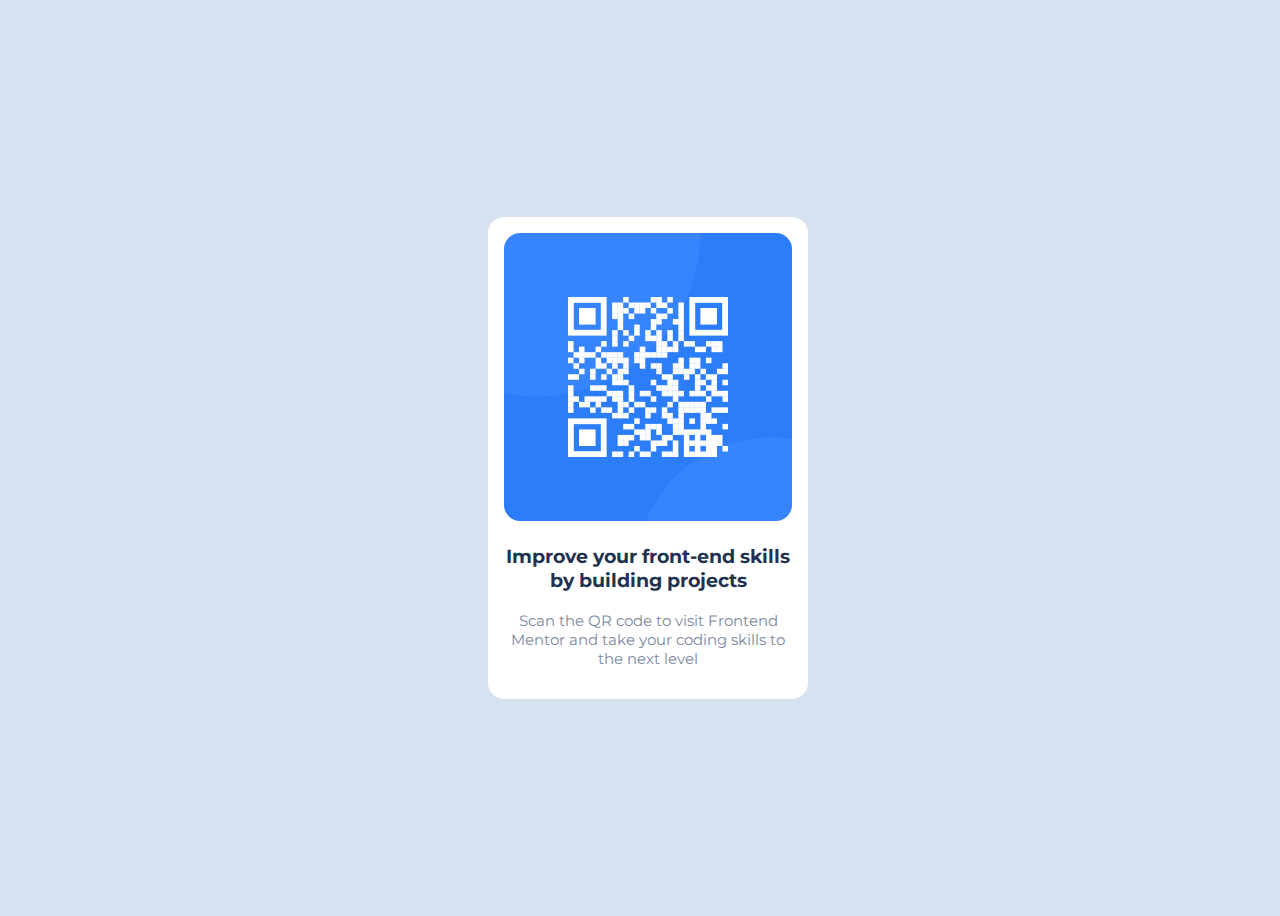
<file: frontend-mentor-01/index.html>
<!DOCTYPE html>
<html lang="en">
<head>
  <meta charset="UTF-8">
  <meta name="viewport" content="width=device-width, initial-scale=1.0"> <!-- displays site properly based on user's device -->

  <link rel="icon" type="image/png" sizes="32x32" href="./images/favicon-32x32.png">
  
  <link rel="preconnect" href="https://fonts.googleapis.com"><link rel="preconnect" href="https://fonts.gstatic.com" crossorigin>
  <link href="https://fonts.googleapis.com/css2?family=Montserrat:wght@400;700&family=Outfit:wght@400;700&display=swap" rel="stylesheet">

  <title>Frontend Mentor | QR code component</title>
  <style>
    
    body{
      display: flex;
      flex-direction: column;
      width: 100%;
      height: 100vh;
      align-items: center;
      justify-content: center;
      font-family:'Montserrat', sans-serif;
      font-size: 15px;
      background: hsl(212, 45%, 89%);
    }

    main{
      width: 18rem;
      background: hsl(0, 0%, 100%);
      padding: 1rem;
      border-radius: 1rem;
      text-align: center;
    }
    
    img{
      width: 100%;
      border-radius: 1rem;
    }

    .title-el{
      font-weight: 700;
      font-size: 1.2rem;
      color: hsl(218, 44%, 22%);
    }

    .description-el{
      font-weight: 400;
      color: hsl(220, 15%, 55%);
    }

    /* For Desktop */
    @media (min-width: 1440px){
      body {
        background: hsl(212, 45%, 89%);
      }
      
    }

    /* For mobile */
    @media (max-width: 375px) and (min-width: 100px) {
      main{
        width: 70%;
      }
      .title-el{
        font-size: 1rem;
      }
      .description-el{
        font-size: 0.8rem;
      }
    }
  </style>
</head>
<body>

  <main>
    <img src="images/image-qr-code.png" alt="">
    <p class="title-el">Improve your front-end skills by building projects</p>
    <p class="description-el">Scan the QR code to visit Frontend Mentor and take your coding skills to the next level</p>
  </main>

  <!-- <div class="attribution">
    Challenge by <a href="https://www.frontendmentor.io?ref=challenge" target="_blank">Frontend Mentor</a>. 
    Coded by <a href="#">Your Name Here</a>. -->
  </div>
</body>
</html>
</file>
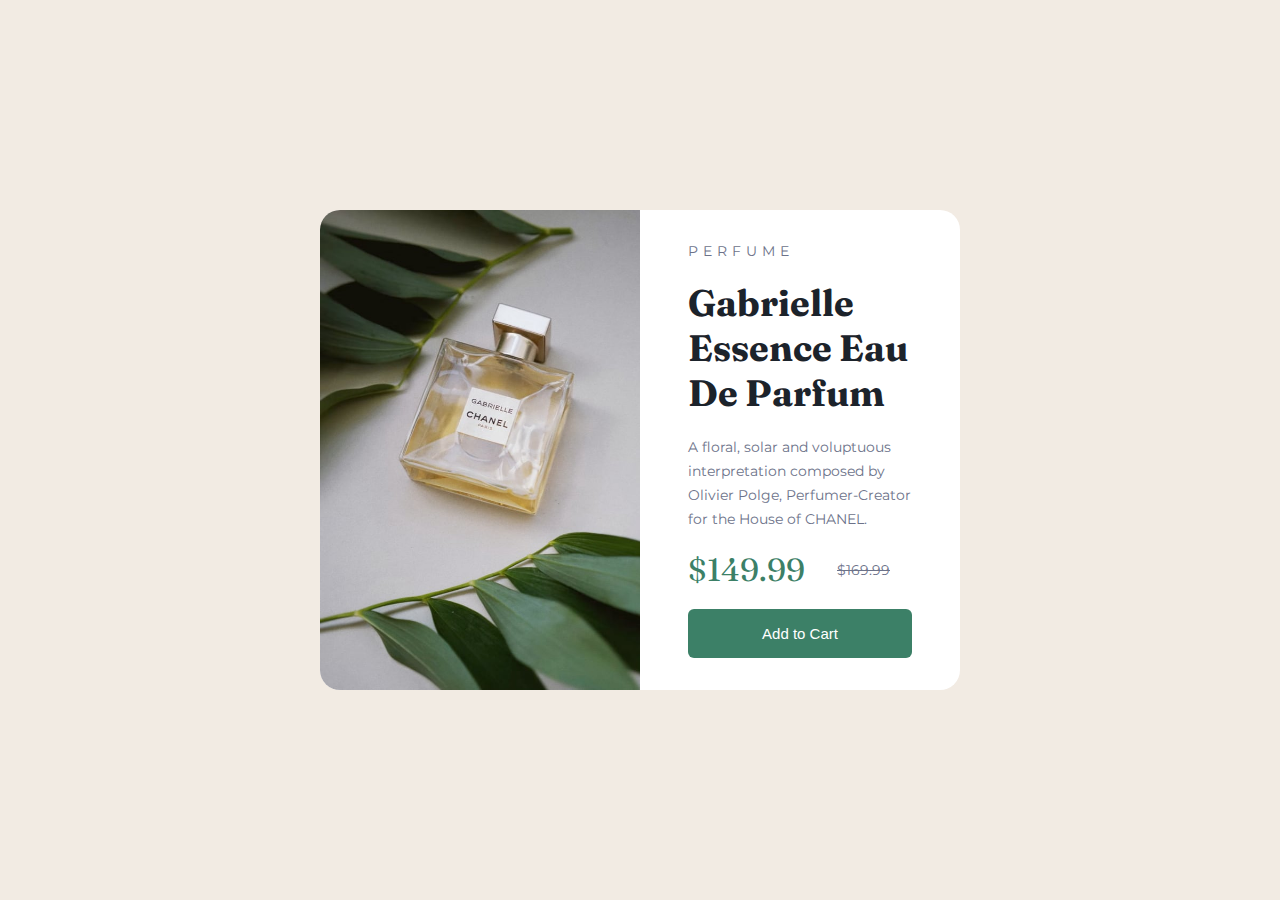
<file: frontend-mentor-02/index.html>
<!DOCTYPE html>
<html lang="en">
<head>
  <meta charset="UTF-8">
  <meta name="viewport" content="width=device-width, initial-scale=1.0"> <!-- displays site properly based on user's device -->

  <link rel="icon" type="image/png" sizes="32x32" href="./images/favicon-32x32.png">
  <link rel="stylesheet" href="style.css">
  <link rel="preconnect" href="https://fonts.googleapis.com">
  <link rel="stylesheet" href="https://cdnjs.cloudflare.com/ajax/libs/font-awesome/6.2.1/css/all.min.css" integrity="sha512-MV7K8+y+gLIBoVD59lQIYicR65iaqukzvf/nwasF0nqhPay5w/9lJmVM2hMDcnK1OnMGCdVK+iQrJ7lzPJQd1w==" crossorigin="anonymous" referrerpolicy="no-referrer" />

  <!-- font-family -->
  <link rel="preconnect" href="https://fonts.gstatic.com" crossorigin>
  <link href="https://fonts.googleapis.com/css2?family=Fraunces:opsz,wght@9..144,700&family=Montserrat:wght@500;700&display=swap" rel="stylesheet">

  <title>Frontend Mentor | Product preview card component</title>

</head>
<body>

    <div class="card">

      <img src="images/image-product-desktop.jpg" alt="">
      <div class="right-side">
        <p class="title-el">Perfume</p> 
      
        <h2>Gabrielle Essence Eau De Parfum</h2>
      
        <p class="description-el">A floral, solar and voluptuous interpretation composed by Olivier Polge, Perfumer-Creator for the House of CHANEL.</p> 
        
        <div class="prices">
          <p class="newPrice">$149.99</p>
          <p class="oldPrice">$169.99</p>
        </div>
        <button>
          <i class="fa-solid fa-cart-shopping"></i>
          Add to Cart
        </button>
      </div> 
    </div>
  
</body>
</html>
</file>
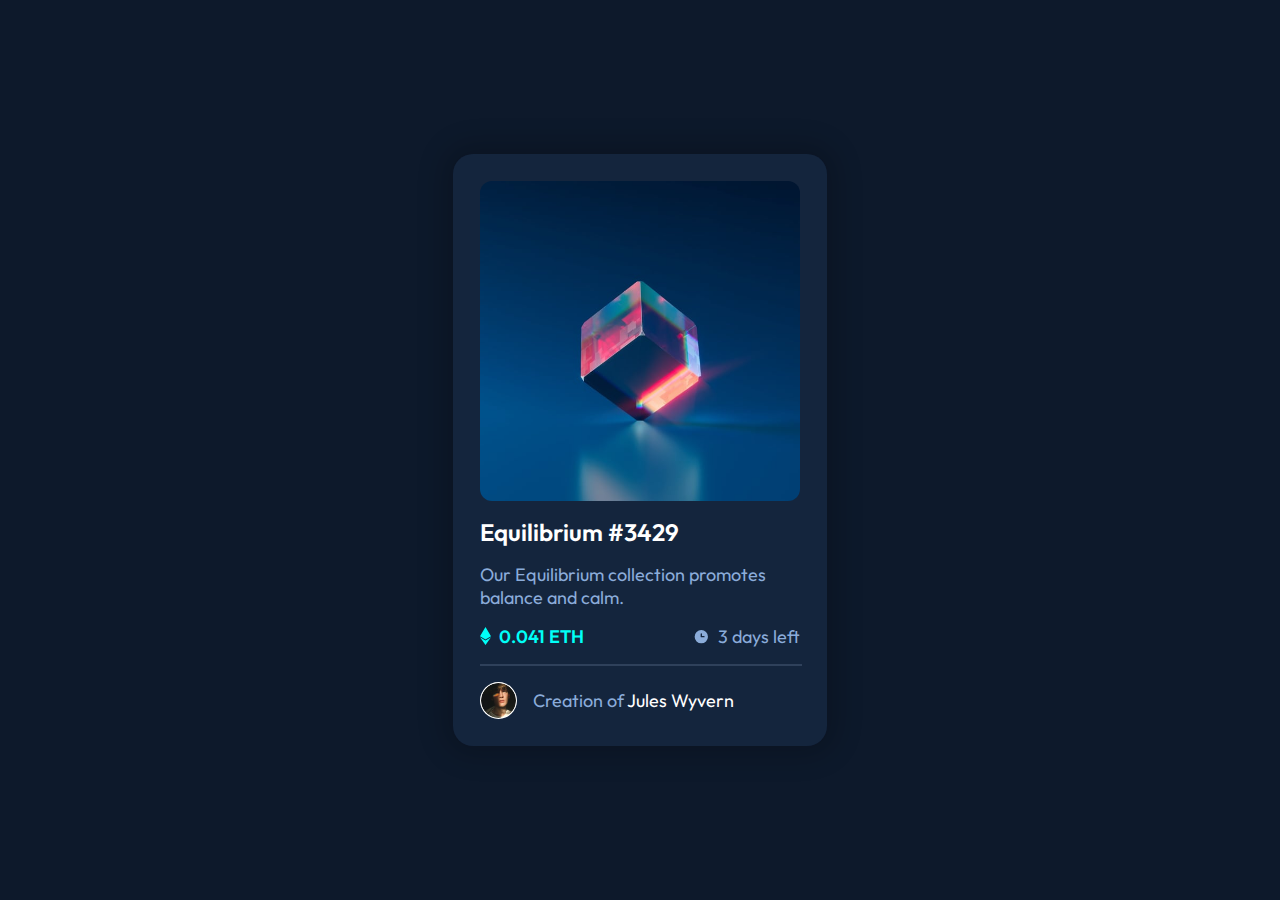
<file: frontend-mentor-03/index.html>
<!DOCTYPE html>
<html lang="en">
<head>
  <meta charset="UTF-8">
  <meta name="viewport" content="width=device-width, initial-scale=1.0"> <!-- displays site properly based on user's device -->

  <link rel="icon" type="image/png" sizes="32x32" href="./images/favicon-32x32.png">

  <link rel="stylesheet" href="style.css">

  <!-- font-family -->
  <link rel="preconnect" href="https://fonts.googleapis.com"><link rel="preconnect" href="https://fonts.gstatic.com" crossorigin><link href="https://fonts.googleapis.com/css2?family=Outfit:wght@300;400;600&display=swap" rel="stylesheet">
  
  <title>Frontend Mentor | NFT preview card component</title>

</head>
<body>
  <div class="card">
    
    <div class="nft-image">
      <img class="nft-art" src="images/image-equilibrium.jpg" alt="">
      <div class="image-overlay">
        <img src="images/icon-view.svg" alt="">
      </div>
    </div>
    
    <div class="nft-info">
      
      <p class="nft-number"><a href="#">Equilibrium #3429</a></p> 
      <p class="nft-description">Our Equilibrium collection promotes balance and calm.</p> 
    
      <div class="nft-price_time">
  
        <div class="nft-price">
          <img class="eth-icon" src="images/icon-ethereum.svg" alt="">
          <p>0.041 ETH</p> 
        </div>
        <div class="nft-time">
          <img class="clock-icon" src="images/icon-clock.svg" alt="">
          <p>3 days left</p> 
        </div>
        
      </div>

      <div class="border-line"></div>
      
      <div class="nft-owner">
        <img src="images/image-avatar.png" alt="">
        <p>Creation of <a href="#">Jules Wyvern</a></p>
      </div>
      
    </div>
    
  </div>



</body>
</html>
</file>
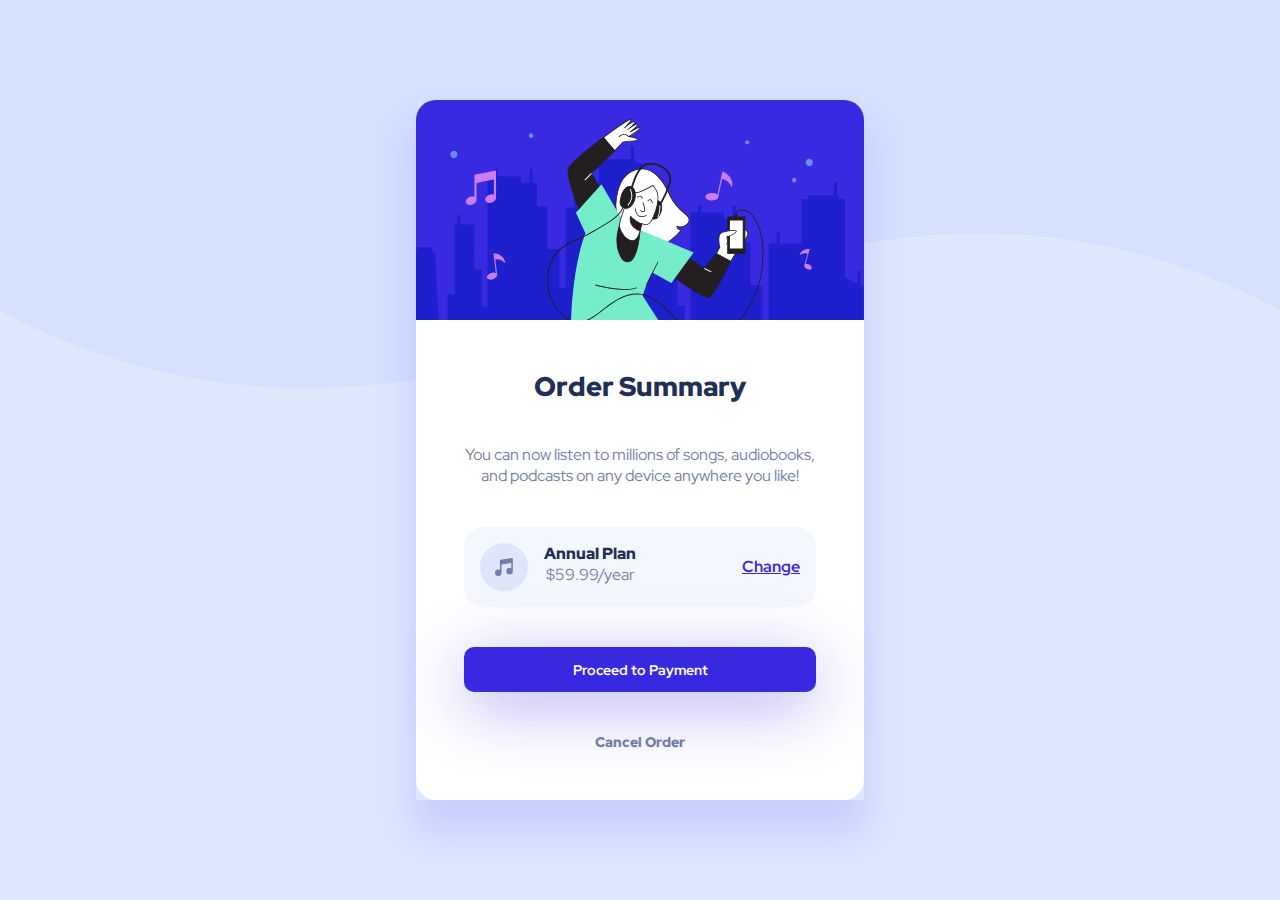
<file: frontend-mentor-04/index.html>
<!DOCTYPE html>
<html lang="en">
<head>
  <meta charset="UTF-8">
  <meta name="viewport" content="width=device-width, initial-scale=1.0"> <!-- displays site properly based on user's device -->

  <link rel="icon" type="image/png" sizes="32x32" href="./images/favicon-32x32.png">
  <link rel="stylesheet" href="style.css">

  <!-- font-family -->
  <link rel="preconnect" href="https://fonts.googleapis.com"><link rel="preconnect" href="https://fonts.gstatic.com" crossorigin>
  <link href="https://fonts.googleapis.com/css2?family=Red+Hat+Display:wght@500;700;900&display=swap" rel="stylesheet">
  
  <title>Frontend Mentor | Order summary card</title>

</head>
<body>

  <main>
  <div class="container">

    <img class="cover_image" src="images/illustration-hero.svg" alt="">
    <div class="info">
      <h2>Order Summary</h2>
    
      <p class="description">
        You can now listen to millions of songs, audiobooks, and podcasts on any 
        device anywhere you like!
      </p>
    
      <div class="package">
        
        <div class="package_left">
          <img src="images/icon-music.svg" alt="">
          <div class="plan">
            <p class="plan_name">Annual Plan</p> 
            <p class="plane_price">$59.99/year</p>
          </div>
        </div>
        <div class="package_right">
          <a href="#">Change</a> 
        </div>

      </div>
      <button>Proceed to Payment</button>
      <a class="cancel-btn" href="#">Cancel Order</a>
    </div>

  </div>
</main>
  
</body>
</html>
</file>
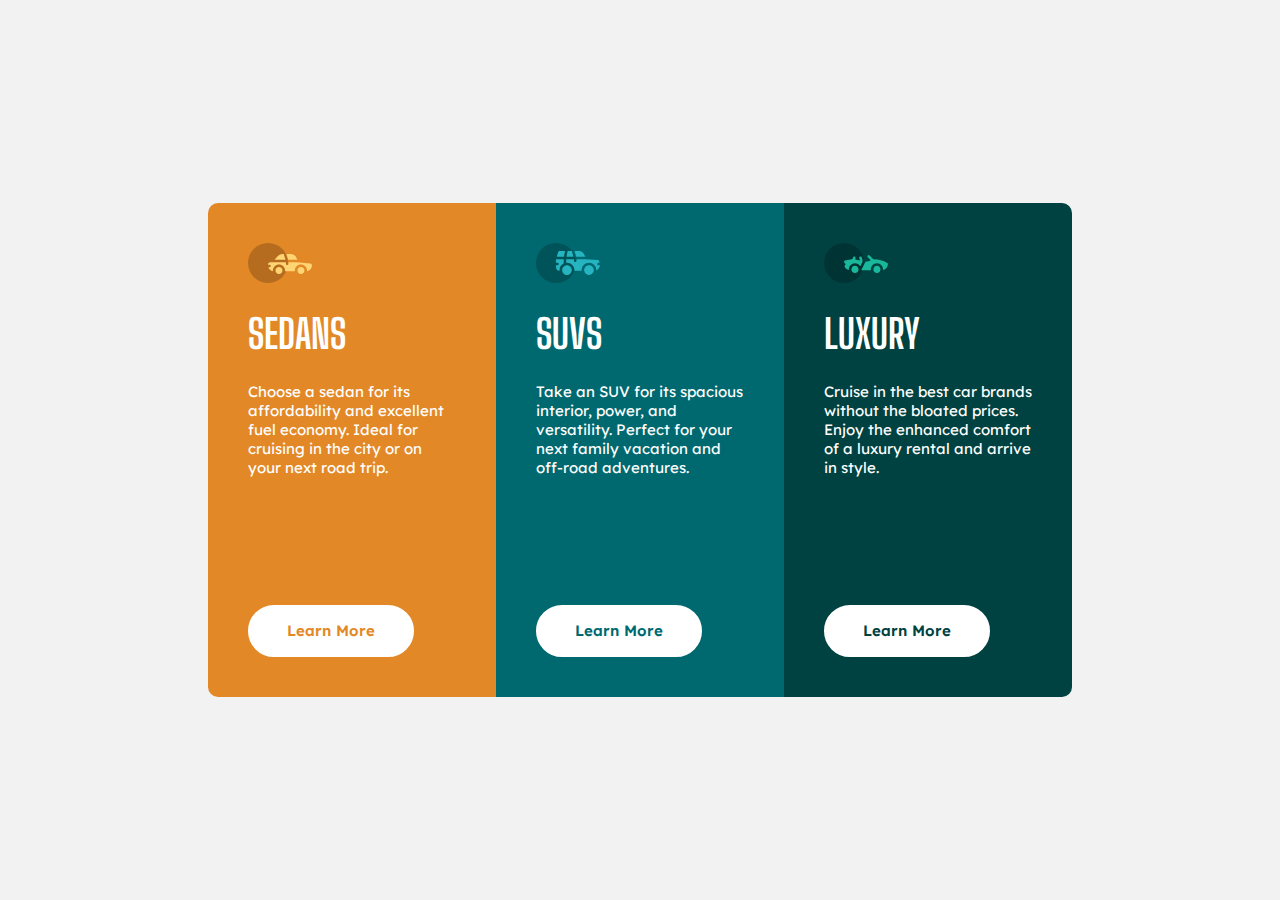
<file: frontend-mentor-05/index.html>
<!DOCTYPE html>
<html lang="en">
<head>
  <meta charset="UTF-8">
  <meta name="viewport" content="width=device-width, initial-scale=1.0"> <!-- displays site properly based on user's device -->

  <link rel="icon" type="image/png" sizes="32x32" href="./images/favicon-32x32.png">
  
  <title>Frontend Mentor | 3-column preview card component</title>

  <link rel="stylesheet" href="style.css">
</head>
<body>
  
  <div class="container">

    <div class="card1">
      <img src="images/icon-sedans.svg" alt="">
      <h1>Sedans</h1>
      <p>Choose a sedan for its affordability and excellent fuel economy. Ideal for cruising in the city 
        or on your next road trip.</p>
      <a href="#" class="btn btn1">Learn More</a>
    </div>

    <div class="card2">
      <img src="images/icon-suvs.svg" alt="">
      <h1>SUVs</h1>
      <p>Take an SUV for its spacious interior, power, and versatility. Perfect for your next family vacation 
        and off-road adventures.</p>
        <a href="#" class="btn btn2">Learn More</a>
    </div>
    
    <div class="card3">
      <img src="images/icon-luxury.svg" alt="">
      <h1>Luxury</h1>
      <p>Cruise in the best car brands without the bloated prices. Enjoy the enhanced comfort of a luxury 
        rental and arrive in style.</p>
        <a href="#" class="btn btn3">Learn More</a>
    </div>

  </div>

</body>
</html>
</file>
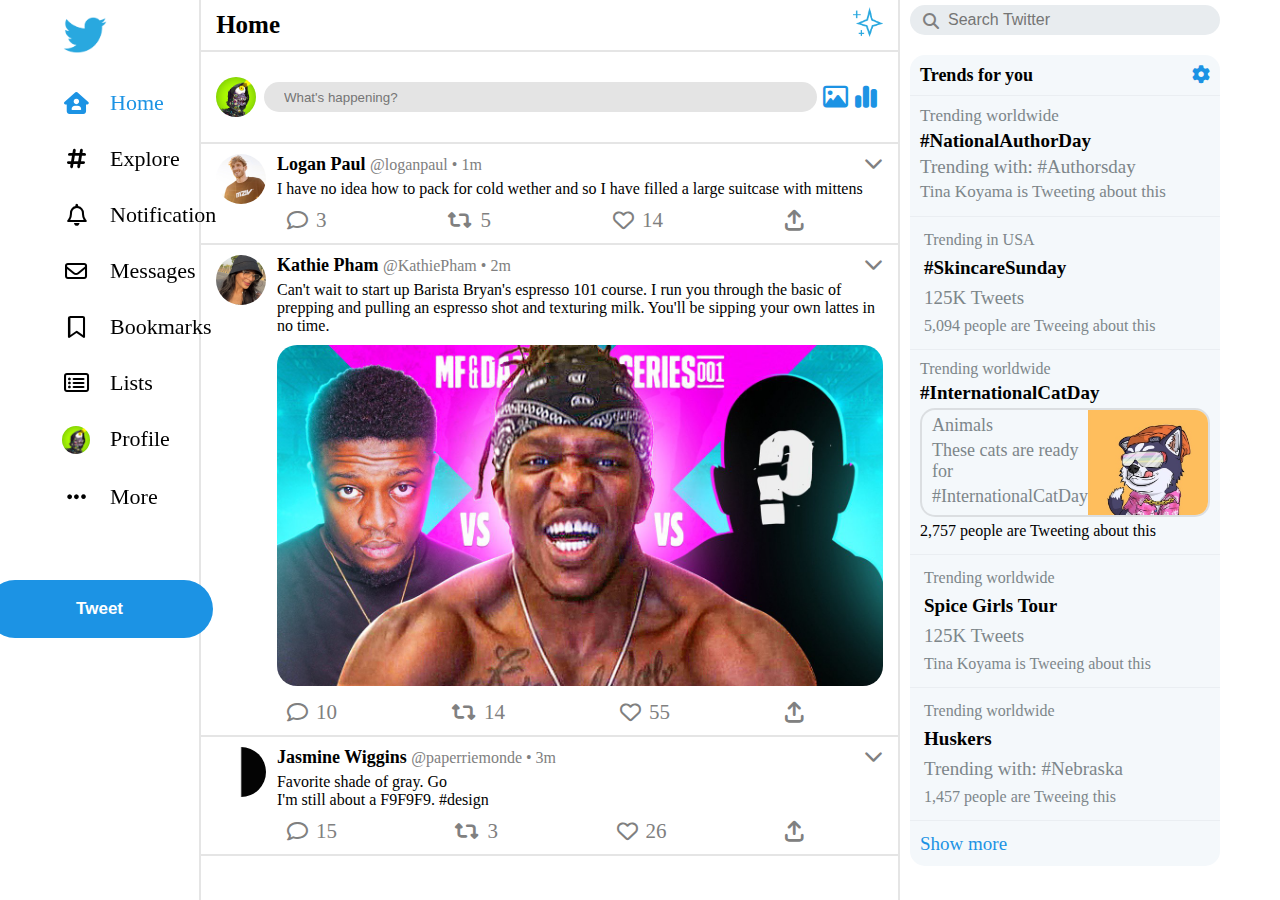
<file: twitter/index.html>
<!DOCTYPE html>
<html lang="en">
<head>
    <meta charset="UTF-8">
    <meta http-equiv="X-UA-Compatible" content="IE=edge">
    <meta name="viewport" content="width=device-width, initial-scale=1.0">
    <link rel="stylesheet" href="style.css">
    <link rel="stylesheet" href="https://cdnjs.cloudflare.com/ajax/libs/font-awesome/6.1.2/css/all.min.css"  />
    <title>twitter</title>
</head>
<body>
    <main>
        <div class="left-side">
            <div class="logo">
                <img src="images/twitter logo.png" alt="">
            </div>
            <div class="navbar">
                <div class="navbar-box">
                    <div class="navbar-icon-box">
                        <i class="fa-solid fa-house-user active-page"></i>
                    </div>
                    <p class="active-page">Home</p>
                </div>
                <div class="navbar-box">
                    <div class="navbar-icon-box">
                        <i class="fa-solid fa-hashtag"></i>
                    </div>
                    <p>Explore</p>
                </div>
                <div class="navbar-box">
                    <div class="navbar-icon-box">
                        <i class="fa-regular fa-bell"></i>
                    </div>
                    <p>Notification</p>
                </div>
                <div class="navbar-box">
                    <div class="navbar-icon-box">
                        <i class="fa-regular fa-envelope"></i>
                    </div>
                    <p>Messages</p>
                </div>
                <div class="navbar-box">
                    <div class="navbar-icon-box">
                        <i class="fa-regular fa-bookmark"></i>
                    </div>
                    <p>Bookmarks</p>
                </div>
                <div class="navbar-box">
                    <div class="navbar-icon-box">
                        <i class="fa-regular fa-rectangle-list"></i>
                    </div>
                    <p>Lists</p>
                </div>
                <div class="navbar-box">
                    <div class="navbar-icon-box">
                        <img src="images/profilepic/profile pic.jpg" alt="">
                    </div>
                    <p>Profile</p>
                </div>
                <div class="navbar-box">
                    <div class="navbar-icon-box">
                        <i class="fa-solid fa-ellipsis"></i>
                    </div>
                    <p>More</p>
                </div>
            </div>
            <div class="nav-btn">
                <button class="tweet-btn">Tweet</button>
            </div>
        </div>
        <div class="mid-side">
            <div class="mid-title">
                <p>Home</p>
                <div class="star-box">
                    <img src="images/star.png" alt="">
                </div>
            </div>
            <div class="line1">
                <div class="line1-profilepic">
                    <img src="images/profilepic/profile pic.jpg" alt="">
                </div>
                <div class="line1-input">
                    <input type="text" placeholder="What's happening?">
                </div>
                <div class="line1-icons">
                    <i class="fa-regular fa-image"></i>
                    <i class="fa-solid fa-chart-simple"></i>
                </div>
            </div>
            <div class="line2">
                <div class="line2-profilepic">
                    <img src="images/profilepic/profilepic1.jpg" alt="">
                </div>
                    <div class="line2-tweet">
                        <div class="line2-title">
                            <p>Logan Paul <span>@loganpaul &#8226 1m</span></p>
                            <i class="fa-solid fa-chevron-down"></i>
                        </div>
                        <div class="line2-text">
                            <p>I have no idea how to pack for cold wether and so I have filled a large suitcase with mittens</p>
                        </div>
                        <div class="line2-btns">
                            <div class="line2-comment-btn line2-lastrow">
                                <i class="fa-regular fa-comment"></i>
                                <p>3</p>
                            </div>
                            <div class="line2-retweet-btn line2-lastrow">
                                <i class="fa-solid fa-retweet"></i>
                                <p>5</p>
                            </div>
                            <div class="line2-like-btn line2-lastrow">
                                <i class="fa-regular fa-heart"></i>
                                <p>14</p>
                            </div>
                            <div class="line2-share-btn line2-lastrow">
                                <i class="fa-solid fa-arrow-up-from-bracket"></i>
                            </div>
                        </div>
                    </div>
                </div>
            <div class="line3">
                <div class="line3-profilepic">
                    <img src="images/profilepic/profilepic2.jpg" alt="">
                </div>
                    <div class="line3-tweet">
                        <div class="line3-title">
                            <p>Kathie Pham <span>@KathiePham &#8226 2m</span></p>
                            <i class="fa-solid fa-chevron-down"></i>
                        </div>
                        <div class="line3-text">
                            <p>Can't wait to start up Barista Bryan's espresso 101 course. I run you through the basic of prepping and pulling an espresso shot and texturing milk. You'll be sipping your own lattes in no time.</p>
                        </div>
                        <div class="line3-pic">
                            <img src="images/tweet.jpg" alt="">
                        </div>
                        <div class="line3-btns">
                            <div class="line3-comment-btn line3-lastrow">
                                <i class="fa-regular fa-comment"></i>
                                <p>10</p>
                            </div>
                            <div class="line3-retweet-btn line3-lastrow">
                                <i class="fa-solid fa-retweet"></i>
                                <p>14</p>
                            </div>
                            <div class="line3-like-btn line3-lastrow">
                                <i class="fa-regular fa-heart"></i>
                                <p>55</p>
                            </div>
                            <div class="line3-share-btn line3-lastrow">
                                <i class="fa-solid fa-arrow-up-from-bracket"></i>
                            </div>
                        </div>
                    </div>
            </div>
            <div class="line4">
                <div class="line4-profilepic">
                    <img src="images/profilepic/profilepic3.jpg" alt="">
                </div>
                    <div class="line4-tweet">
                        <div class="line4-title">
                            <p>Jasmine Wiggins <span>@paperriemonde &#8226 3m</span></p>
                            <i class="fa-solid fa-chevron-down"></i>
                        </div>
                        <div class="line4-text">
                            <p>Favorite shade of gray. Go <br> I'm still about a F9F9F9. #design</p>
                        </div>
                        <div class="line4-btns">
                            <div class="line4-comment-btn line2-lastrow">
                                <i class="fa-regular fa-comment"></i>
                                <p>15</p>
                            </div>
                            <div class="line4-retweet-btn line2-lastrow">
                                <i class="fa-solid fa-retweet"></i>
                                <p>3</p>
                            </div>
                            <div class="line4-like-btn line2-lastrow">
                                <i class="fa-regular fa-heart"></i>
                                <p>26</p>
                            </div>
                            <div class="line4-share-btn line2-lastrow">
                                <i class="fa-solid fa-arrow-up-from-bracket"></i>
                            </div>
                        </div>
                    </div>
                </div>
            </div>
            </div>
        </div>
        <div class="right-side">
            <div class="rightbox">
                <div class="search-btn">
                    <input type="text" placeholder="Search Twitter">
                    <i class="fa-solid fa-magnifying-glass"></i>
                </div>
                <div class="trending-tab">
                    <div class="trends-title">
                        <p>Trends for you</p>
                        <i class="fa-solid fa-gear"></i>
                    </div>
                    <div class="trends-line1">
                        <p class="trends-line1-1">Trending worldwide</p>
                        <p class="trends-line1-2">#NationalAuthorDay</p>
                        <p class="trends-line1-3">Trending with: #Authorsday</p>
                        <p class="trends-line1-4">Tina Koyama is Tweeting about this</p>
                    </div>
                    <div class="trends-line2">
                        <p class="trends-line2-1">Trending in USA</p>
                        <p class="trends-line2-2">#SkincareSunday</p>
                        <p class="trends-line2-3">125K Tweets</p>
                        <p class="trends-line2-4">5,094 people are Tweeing about this</p>
                    </div>
                    <div class="trends-line3">
                        <div class="trends-line3-1">
                            <p>Trending worldwide</p>
                        </div>
                        <div class="trends-line3-2">
                            <p>#InternationalCatDay</p>
                        </div>
                        <div class="trends-line2-3">
                            <div class="line3-3-post">
                                <div class="post-leftside">
                                    <p class="line1text">Animals</p>
                                    <p>These cats are ready for</p>
                                    <p>#InternationalCatDay</p>
                                </div>
                                <div class="post-rightside">
                                    <img src="images/post.jpeg" alt="">
                                </div>
                            </div>
                        </div>
                        <div class="trends-line3-4">
                            <p>2,757 people are Tweeting about this</p>
                        </div>
                    </div>
                    <div class="trends-line4">
                        <p class="line4-1">Trending worldwide</p>
                        <p class="line4-2">Spice Girls Tour</p>
                        <p class="line4-3">125K Tweets</p>
                        <p class="line4-4">Tina Koyama is Tweeing about this</p>
                    </div>
                    <div class="trends-line5">
                        <p class="line5-1">Trending worldwide</p>
                        <p class="line5-2">Huskers</p>
                        <p class="line5-3">Trending with: #Nebraska</p>
                        <p class="line5-4">1,457 people are Tweeing this</p>
                    </div>
                    <div class="trends-line6">
                        <p>Show more</p>
                    </div>
                </div>
            </div>
        </div>
    </main>
</body>
</html>
</file>
<file: frontend-mentor-02/style.css>
*{
    padding: 0;
    margin: 0;
}
body{
    width: 100%;
    height: 100vh;
    display: flex;
    justify-content: center;
    align-items: center;
    background-color: hsl(30, 38%, 92%);
}

.card{
    display: flex;
    background-color: hsl(0, 0%, 100%);
    width: 40rem;
    height: ;
    border-radius: 20px;
}

img{
    width: 20rem;
    border-top-left-radius: 20px;
    border-bottom-left-radius: 20px;
}

.right-side{
    padding: 2rem 3rem;
    display: flex;
    flex-direction: column;
    justify-content: space-between;
}

h2{
    font-family: 'Fraunces', serif;
    font-weight: 700;
    font-size: 2.3rem;
    color: hsl(212, 21%, 14%);
}

p{
    font-family: 'Montserrat', sans-serif;
    font-size: 14px;
}

.title-el{
    text-transform: uppercase;
    color: hsl(228, 12%, 48%);
    letter-spacing: 5px;
}

.description-el{
    line-height: 1.5rem;
    color: hsl(228, 12%, 48%);
}

.prices{
    display: flex;
    align-items: center;
    gap: 2rem;
}

.newPrice{
    color: hsl(158, 36%, 37%);
    font-family: 'Fraunces', serif;
    font-size: 2rem;
}

.oldPrice{
    color: hsl(228, 12%, 48%);
    text-decoration: line-through;
}

button{
    background-color: hsl(158, 36%, 37%);
    width: 100%;
    color: white;
    border: none;
    padding: 1rem 0;
    border-radius: 6px;
    font-size: 15px;
    cursor: pointer;
}

/* mobile view */
@media (max-width: 645px){
    .card{
        margin: 1rem;
        flex-direction: column;
        width: 100%;
    }

    .right-side{
        padding: 1.5rem 1.6rem;
        gap: 10px;
    }

    img{
        border-top-right-radius: 20px;
        border-bottom-left-radius: 0;
        width: 100%;
        height: 18rem;
        object-position: center;
        object-fit: cover;
    }

    h2{
        font-size: 2rem;
    }

    button{
        border-radius: 10px;
    }
}
</file>
<file: frontend-mentor-03/style.css>
*{
    padding: 0;
    margin: 0;
    font-family: 'Outfit', sans-serif;
}

body{
    width: 100%;
    height: 100vh;
    display: flex;
    align-items: center;
    justify-content: center;
    background-color: hsl(217, 54%, 11%);
}

p{
    font-size: 18px;
    color: hsl(215, 51%, 70%);
}

a{
    text-decoration: none;
    color: white;
}

.card{
    width: 20rem;
    padding: 1.7rem;
    background: hsl(216, 50%, 16%);
    border-radius: 20px;
    box-shadow: 0px 0px 28px 9px rgba(0,0,0,0.2);
}

.nft-image{
    position: relative;
}

.nft-art{
    border-radius: 12px;
    width: 100%;
    display: block;
}

.image-overlay{
    position: absolute;
    left: 0;
    top: 0;
    height: 100%;
    width: 100%;
    background-color: hsla(178, 100%, 50%, 0.5);
    border-radius: 12px;
    opacity: 0;
    cursor: pointer;
    transition: all 1s;
}

.image-overlay:hover{
    opacity: 1;
}

.image-overlay img{
    position: absolute;
    width: 50px;
    left: 50%;
    top: 50%;
    transform: translate(-50%, -50%);
}

.nft-info{
    display: flex;
    flex-direction: column;
    gap: 1rem;
    padding-top: 1rem;
}

.nft-number{
    color: white;
    font-size: 1.5rem;
    font-weight: 600;
}

.nft-number a:hover{
    color: hsl(178, 100%, 50%);
}

.nft-price_time{
    display: flex;
    justify-content: space-between;
}

.nft-price_time img{
    margin-right: 0.5rem;
}

.nft-price ,.nft-time{
    display: flex;
    align-items: center;
}

.nft-price p{
    color: hsl(178, 100%, 50%);
    font-weight: 600;
}

.border-line{
    width: 100%;
    border-bottom: 1px;
    border: 1px solid hsl(215, 32%, 27%);
}

.nft-owner{
    display: flex;
    align-items: center;
    gap: 1rem;
}

.nft-owner img{
    width: 2.2rem;
    background-color: white;
    border-radius: 50%;
    padding: 1px;
}

.nft-owner a:hover{
    color: hsl(178, 100%, 50%);
}

/* mobile view */
@media (max-width: 400px) {
    .card{
        width: 18rem;
        padding: 1.5rem;
    }
}
</file>
<file: frontend-mentor-04/style.css>
*{
    font-family: 'Red Hat Display', sans-serif;
    padding: 0;
    margin: 0;
}

body{
    background-image: url(images/pattern-background-desktop.svg);
    background-repeat: no-repeat;
    background-size: contain;
    background-color: hsl(225, 100%, 94%);
    width: 100%;
}

main{
    display: flex;
    align-items: center;
    justify-content: center;
    width: 100%;
    height: 100vh;
}

button{
    display: block;
    width: 100%;
    background-color: hsl(245, 75%, 52%);
    color: white;
    border: none;
    padding: 0.8rem;
    border-radius: 10px;
    font-size: 0.9rem;
    font-weight: 700;
    box-shadow: 0px 14px 66px -1px rgba(56,41,224,0.42);
    cursor: pointer;
}

button:hover{
    box-shadow: 0px 14px 66px -1px rgba(56,41,224,0.32);
    background-color: hsla(245, 75%, 52%, 0.7);
}

h2{
    font-size: 1.7rem;
    font-weight: 900;
    color: hsl(223, 47%, 23%);
}

.container{
    display: flex;
    flex-direction: column;
    width: 28rem;
    box-shadow: 0px 30px 37px 4px rgba(56,41,224,0.14);
}

.cover_image{
    width: 28rem;
    border-top-left-radius: 20px;
    border-top-right-radius: 20px;
}

.info{
    display: flex;
    flex-direction: column;
    justify-content: space-between;
    height: 24rem;
    padding: 3rem;
    background-color: white;
    text-align: center;
    border-bottom-left-radius: 20px;
    border-bottom-right-radius: 20px;
}

.description{
    color: hsl(224, 23%, 55%);
}

/* NTW grid */
.package{
    display: flex;
    padding: 1rem;
    background-color: hsl(225, 100%, 98%);
    border-radius: 20px;
}

.package_left{
    flex: 1;
    display: flex;
    gap: 1rem;
}

.package_right{
    display: grid;
    align-content: center;
    justify-content: right;
}

.plan_name{
    font-weight: 900;
    color: hsl(223, 47%, 23%);
}

.plane_price{
    color: hsl(224, 23%, 55%);
}

.package a{
    color: hsl(245, 75%, 52%);
    font-weight: 700;
}

.package a:hover{
    color: hsla(245, 75%, 52%, 0.7);
}

.cancel-btn{
    color: hsl(224, 23%, 55%);
    font-size: 0.9rem;
    font-weight: 900;
    text-decoration: none;
}

.cancel-btn:hover{
    color: hsl(223, 47%, 23%);
}

@media (max-width: 390px){
    .container{
        width: 20rem;
    }
    .cover_image{
        width: 100%;
    }
    .info{
        padding: 1.7rem;
    }
}
</file>
<file: frontend-mentor-05/style.css>
@import url('https://fonts.googleapis.com/css2?family=Lexend+Deca&display=swap');
@import url('https://fonts.googleapis.com/css2?family=Big+Shoulders+Display:wght@700&family=Lexend+Deca&display=swap');

*{
    padding: 0;
    margin: 0;
}

body{
    display: flex;
    align-items: center;
    justify-content: space-around;
    font-size: 15px;
    width: 100%;
    height: 100vh;
    background-color: hsl(0, 0%, 95%);
}

h1{
    color: white;
    font-family: 'Big Shoulders Display', cursive;
    font-weight: 700;
    text-transform: uppercase;
    margin-top: 1.4rem;
    font-size: 2.5rem;
}

p{
    color: white;
    font-family: 'Lexend Deca', sans-serif;
    font-weight: 400;
    font-size: 15px;
    margin-top: 1.5rem;
}

a{
    padding: 0.9rem 2.3rem;
    font-size: 15px;    
    font-weight: 600;
    border: 2px solid white;
    border-radius: 2rem;
    margin-top: 8rem;
    display: inline-block;
    text-decoration: none;
    background-color: white;
    font-family: 'Lexend Deca', sans-serif;
    transition: all 0.5s;
}

a:hover{
    border: 2px solid #fff;
}

.container{
    display: flex;
    border-radius: 10px;
    overflow: hidden;
}

.card1,.card2,.card3{
    padding: 2.5rem;
    width: 13rem;
}

.card1{
    background-color: hsl(31, 77%, 52%);
}
.card1 a{
    color: hsl(31, 77%, 52%);
}
.card1 a:hover{
    background-color: hsl(31, 77%, 52%);
    color: white;
}
.card2{
    background-color: hsl(184, 100%, 22%);
}
.card2 a{
    color: hsl(184, 100%, 22%);
}
.card2 a:hover{
    background-color: hsl(184, 100%, 22%);
    color: white;
}
.card3{
    background-color: hsl(179, 100%, 13%);
}
.card3 a{
    color: hsl(179, 100%, 13%);
}
.card3 a:hover{
    background-color: hsl(179, 100%, 13%);
    color: white;
}

@media (max-width: 425px){
    body{
        margin-top: 25rem;
        margin-bottom: 25rem;
    }
    .container{
        flex-direction: column;
        align-items: center;
    }
    
}
</file>
<file: twitter/style.css>
*{
    margin: 0;
    padding: 0;
}
main{
    display: flex;
    /* display: grid; */
    /* grid-template-columns: 1fr 2.5fr 1fr; */
    height: 100vh;
    font-family: roboto;
}

/* left side */

.left-side{
    flex: 1;
    border-right: 2px solid rgba(1, 1, 1, 0.1);
}
.logo{
    padding: 10px 60px 20px 60px;
}
.logo img{
    position: fixed;
    width: 50px;
}
.navbar{
    position: fixed;
    display: flex;
    flex-direction: column;
    margin-top: 60px;
    padding: 0 60px;
    font-size: 22px;
}
.navbar-box{
    display: flex;
    flex-direction: row;
    padding-bottom: 30px;
}
.navbar-icon-box {
    display: flex;
    justify-content: center;
    align-items: center;
    width: 32px;
    cursor: pointer;
}
.active-page{
    color: #1C93E4;
}
.navbar-box p{
    padding-left: 18px;
    font-weight: 500;
    cursor: pointer;
}
.navbar-icon-box img{
    width: 28px;
    border-radius: 50%;
}
.nav-btn{
    display: flex;
    justify-content: center;
    margin-top: 30px;
    margin-top: 550px;
}
.tweet-btn{
    position: fixed;
    padding: 19px 90px;
    border-radius: 36px;
    border: none;
    background-color: #1C93E4;
    color: white;
    font-weight: 600;
    font-size: 17px;
    cursor: pointer;
}


/* mid side */

.mid-side{
    flex: 3.5;
    display: flex;
    flex-direction: column;
}
.mid-title{
    display: flex;
    justify-content: space-between;
    align-items: center;
    padding: 0 15px;
    height: 50px;
    font-size: 25px;
    font-weight: 600;
    border-bottom: 2px solid rgba(1, 1, 1, 0.1);
}
.mid-title img{
    width: 30px;
}
.line1{
    display: flex;
    flex-direction: row;
    justify-content: space-between;
    align-items: center;
    border-bottom: 2px solid rgba(1, 1, 1, 0.1);
    padding: 0 15px;
}
.line1{
    height: 90px;
    
}
.line1-profilepic{
    width: 57.64px;
    display: flex;
    align-items: center;
}
.line1-profilepic img{
    width: 40px;
    border-radius: 50%;
}
.line1-input{
    width: 100%;
    display: flex;
    justify-content: center;
}
.line1-input input{
    height: 30px;
    width: 100%;
    border-radius: 20px;
    padding-left: 20px;
    outline: none;
    border: none;
    background-color: rgb(228, 228, 228);
}
.line1-icons{
    width: 80px;
    display: flex;
    justify-content: space-evenly;

}
.line1-icons i{
    color: #1C93E4;
    font-size: 25px;
    padding-left: 0px;
}
.line2{
    display: flex;
    border-bottom: 2px solid rgba(1, 1, 1, 0.1);
}
.line2-profilepic{
    width: 58.45px;
    padding-left: 15px;
    padding-top: 10px;
}
.line2-profilepic img{
    width: 50px;
    border-radius: 50%;
}
.line2-tweet{
    display: flex;
    flex-direction: column;
    width: 100%;
    padding: 10px 15px 0px 10px;
    /* background-color: #1C93E4; */
}
.line2-title{
    display: flex;
    justify-content: space-between;
}
.line2-title p{
    font-weight: 600;
    font-size: 18px;
}
.line2-title span{
    font-weight: 500;
    font-size: 16px;
    color: gray;
}
.line2-title i{
    font-size: 19px;
    color: gray;
}
.line2-text{
    padding-top: 5px;
}
.line2-btns{
    display: flex;
    justify-content: space-between;
    padding-right: 70px;
}
.line2-lastrow{
    display: flex;
    align-items: center;
    font-size: 21px;
    color: gray;
    padding: 10px;
}
.line2-lastrow p{
    padding-left: 8px;
}
.line3{
    display: flex;
    border-bottom: 2px solid rgba(1, 1, 1, 0.1);
}
.line3-profilepic{
    width: 58.45px;
    padding-left: 15px;
    padding-top: 10px;
}
.line3-profilepic img{
    width: 50px;
    border-radius: 50%;
}
.line3-tweet{
    display: flex;
    flex-direction: column;
    width: 100%;
    padding: 10px 15px 0px 10px;
    /* background-color: #1C93E4; */
}
.line3-title{
    display: flex;
    justify-content: space-between;
}
.line3-title p{
    font-weight: 600;
    font-size: 18px;
}
.line3-title span{
    font-weight: 500;
    font-size: 16px;
    color: gray;
}
.line3-title i{
    font-size: 19px;
    color: gray;
}
.line3-text{
    padding-top: 5px;
}
.line3-pic{
    width: 100%;
    padding-top: 10px   ;
}
.line3-pic img{
    width: 100%;
    border-radius: 20px;
}
.line3-btns{
    display: flex;
    justify-content: space-between;
    padding-right: 70px;
}
.line3-lastrow{
    display: flex;
    align-items: center;
    font-size: 21px;
    color: gray;
    padding: 10px;
}
.line3-lastrow p{
    padding-left: 8px;
}
.line4{
    display: flex;
    border-bottom: 2px solid rgba(1, 1, 1, 0.1);
}
.line4-profilepic{
    width: 58.45px;
    padding-left: 15px;
    padding-top: 10px;
}
.line4-profilepic img{
    width: 50px;
    border-radius: 50%;
}
.line4-tweet{
    display: flex;
    flex-direction: column;
    width: 100%;
    padding: 10px 15px 0px 10px;
    /* background-color: #1C93E4; */
}
.line4-title{
    display: flex;
    justify-content: space-between;
}
.line4-title p{
    font-weight: 600;
    font-size: 18px;
}
.line4-title span{
    font-weight: 500;
    font-size: 16px;
    color: gray;
}
.line4-title i{
    font-size: 19px;
    color: gray;
}
.line4-text{
    padding-top: 5px;
}
.line4-btns{
    display: flex;
    justify-content: space-between;
    padding-right: 70px;
}
.line4-lastrow{
    display: flex;
    align-items: center;
    font-size: 21px;
    color: gray;
    padding: 10px;
}
.line4-lastrow p{
    padding-left: 8px;
}
/* right side */

.right-side{
    flex: 1.5;
    border-left: 2px solid rgba(1, 1, 1, 0.1);
    display: flex;
}
.rightbox{
    padding: 5px 60px 5px 10px;
    width: 100%;
}
.search-btn{
    display: flex;
    flex-direction: column;
    height: 50px;
    position: relative;
}
.search-btn input{
    font-size: 16px;
    border-radius: 20px;
    border: none;
    background-color: #e8ecef;
    padding: 6px 38px;
}
.search-btn i{
    position: absolute;
    font-size: 16px;
    left: 13px;
    top: 7.5px;
    color: gray;
}
.trending-tab{
    display: flex;
    flex-direction: column;
    background-color: #f4f8fb;  
    border-radius: 15px;
}
.trends-title{
    font-size: 18px;
    font-weight: 600;
    display: flex;
    justify-content: space-between;
    align-items: center;
    padding: 0 10px;
    height: 40px;
    border-bottom: 1px solid rgba(234, 238, 242, 1);
}
.trends-title i{
    color: #1C93E4;
}
.trends-line1{
    padding: 10px;
    font-size: 17px;
    color: #7d868a;
    border-bottom: 1px solid rgba(234, 238, 242, 1);
}
.trends-line1 p{
    padding-bottom: 4px;
}
.trends-line1-2 ,.trends-line2-2 ,.line4-2 ,.line5-2{
    color: black;
    font-size: 19px;
    font-weight: 600;
}
.trends-line1-3 ,.trends-line2-3 ,.line4-3 ,.line5-3{
    font-size: 19px;
    font-weight: 500;
    color: #7d868a;
}
.trends-line1-4 ,.trends-line2-4 ,.line4-4 ,.line5-4{
    font-weight: 500;
    color: #7d868a;
}
.trends-line2{
    padding: 10px;
    border-bottom: 1px solid rgba(234, 238, 242, 1);
}
.trends-line2 p ,.trends-line4 p ,.trends-line5 p{
    padding: 4px;
    /* color: #7d868a; */
}
.trends-line2-1 ,.line4-1 ,.line5-1{
    color: #7d868a;
}
.trends-line3 ,.trends-line4 ,.trends-line5{
    padding: 10px;
    border-bottom: 1px solid rgba(234, 238, 242, 1);
}
.trends-line3 p{
    padding-bottom: 4px;
}
.trends-line3-1{
    color: #7d868a;
}
.trends-line3-2 p{
    font-size: 19px;
    font-weight: 600;
}
.line3-3-post{
    display: flex;
    justify-content: space-between;
    border: 2px solid rgba(1, 1, 1, 0.1);
    border-radius: 15px;
    overflow: hidden;
    height: 105px;
}
.post-leftside{
    display: flex;
    flex-direction: column;
    justify-content: center;
    padding: 10px 0 10px 10px;
    font-size: 18px;
    font-weight: 500;
    flex: 1;
}
.line1text{
    color: #7d868a;
    font-weight: 400;
}
.post-rightside {
    width: 120px;
}
.post-rightside img{
    width: 100%;
    height: 100%;
    object-fit: cover;
}
.trends-line3-4{
    padding-top: 5px;
    font-weight: 500;
}
.trends-line6{
    display: flex;
    align-items: center;
    padding-left: 10px;
    color: #1C93E4;
    font-size: 19px;
    font-weight: 500;
    height: 45px;
}
</file>
